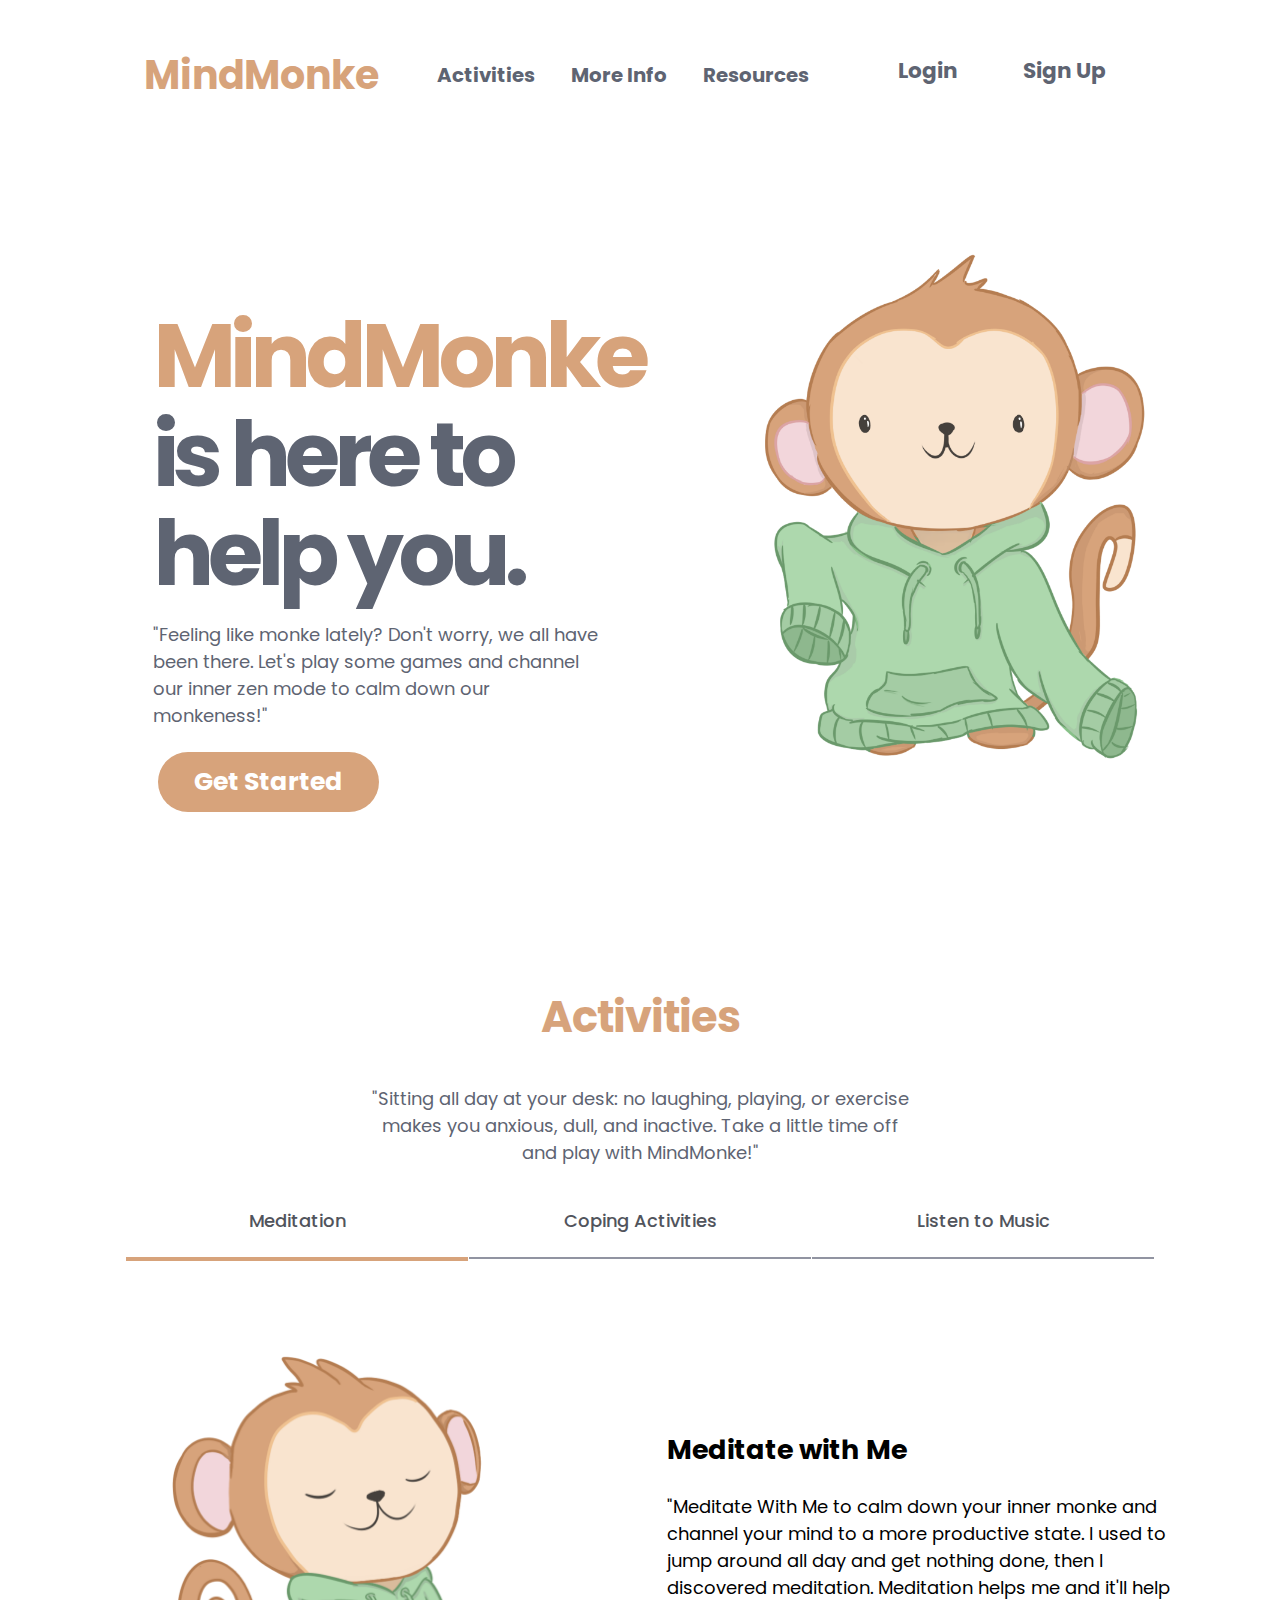
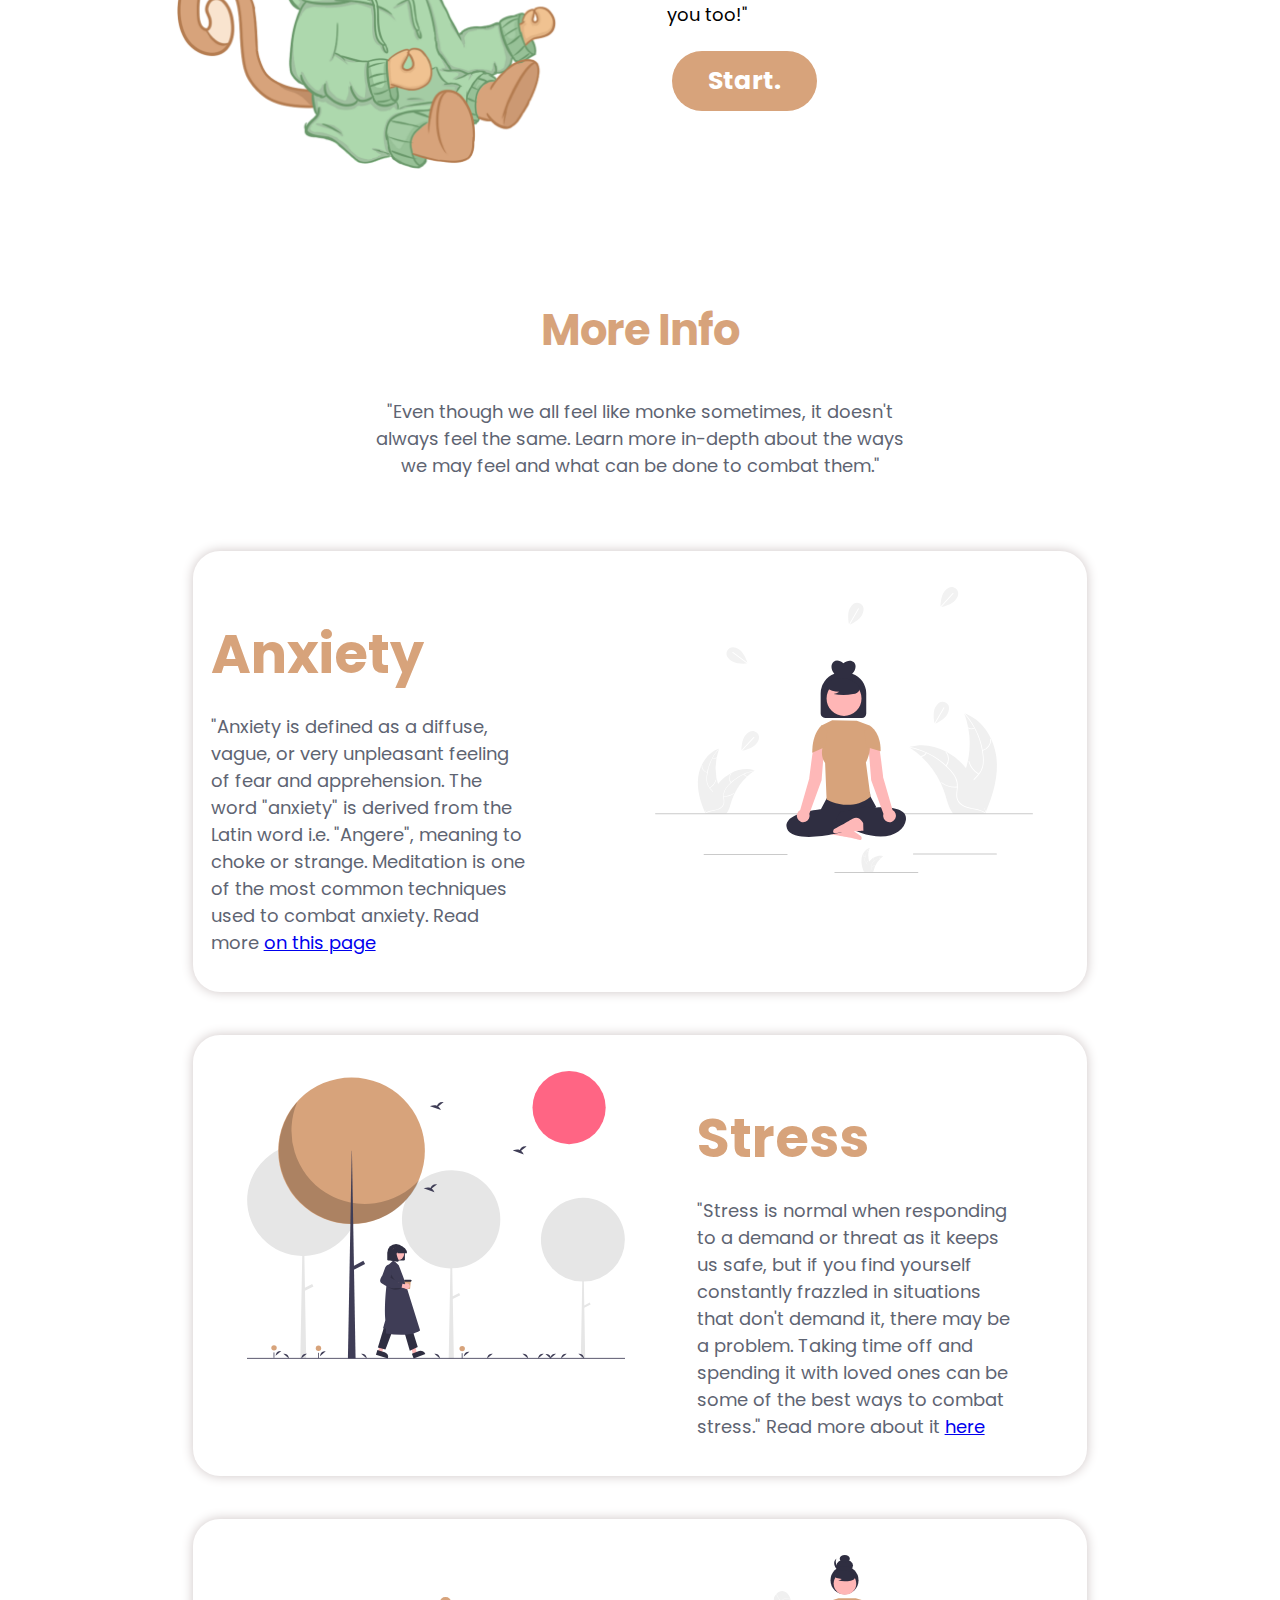
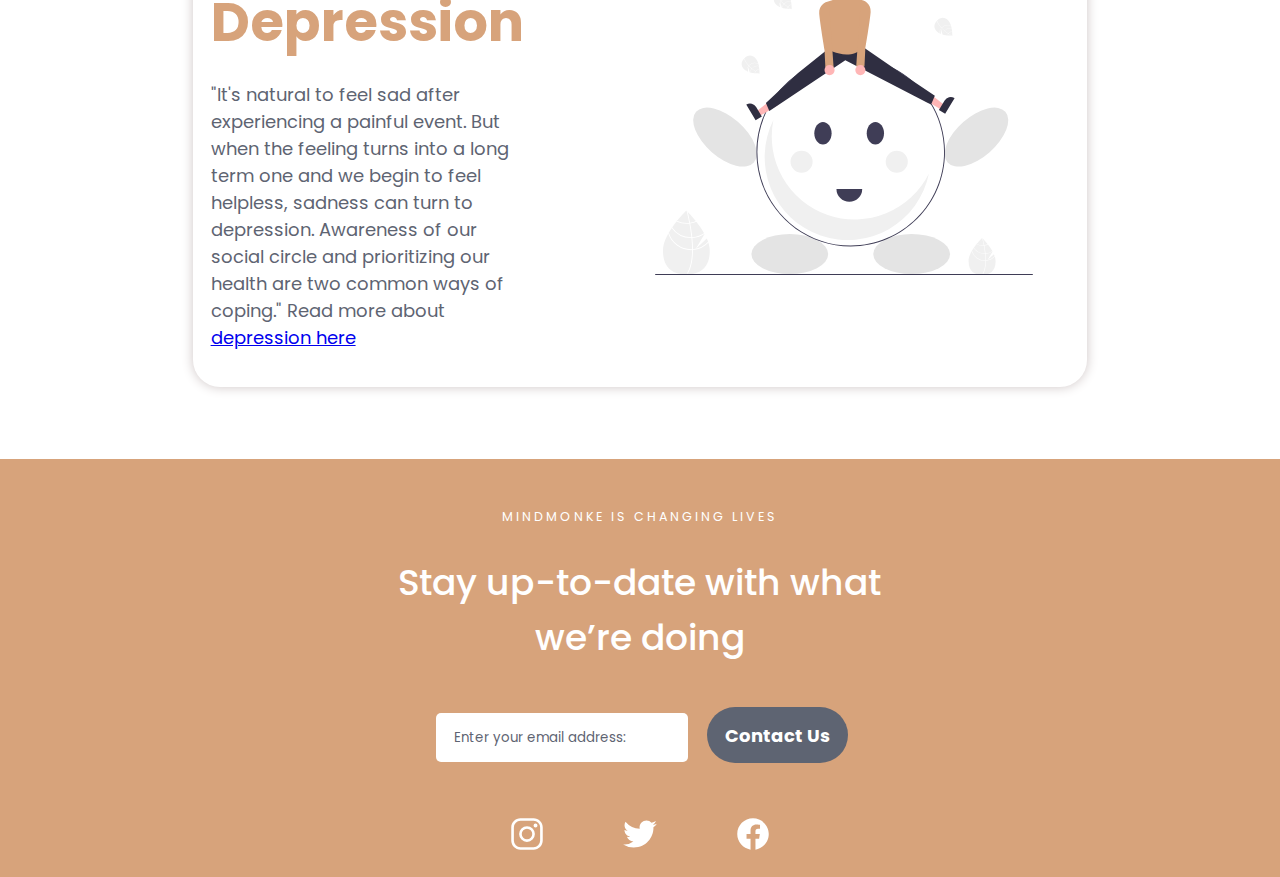
<file: index.html>
<!DOCTYPE html>
<html lang="en">

<head>
  <meta charset="UTF-8">
  <meta http-equiv="X-UA-Compatible" content="IE=edge">
  <meta name="viewport" content="width=device-width, initial-scale=1.0">
  <meta name="description" content="Feeling like monke lately? Don't worry, we all have been there. Let's play some games and channel our inner
    zen mode to calm down our monkeness!" />
  <title>MindMonke | Feeling like monke lately? Don't worry, we all have been there.</title>
  <link rel="icon" type="image/png" sizes="32x32" href="/img/icon.png">

  <!-- Link the fonts -->
  <link rel="preconnect" href="https://fonts.googleapis.com">
  <link rel="preconnect" href="https://fonts.gstatic.com" crossorigin>
  <link
    href="https://fonts.googleapis.com/css2?family=Poppins:ital,wght@0,100;0,200;0,300;0,400;0,500;0,600;0,700;0,800;0,900;1,100;1,200;1,300;1,400;1,500;1,600;1,700;1,800;1,900&display=swap"
    rel="stylesheet">

  <!-- Link the CSS -->
  <link rel="stylesheet" href="./css/style.css">

</head>

<body>
  <nav class="navbar">
    <div class="logo">
      <h2>MindMonke</h2>
    </div>
    <div class="hamburgerIcon" onclick="handler(this)">
      <p class="bar1"></p>
      <p class="bar2"></p>
      <p class="bar3"></p>
    </div>
    <ul class="navlist">
      <li class="listItem"><a href="#activitiesSection">Activities</a></li>
      <li class="listItem"><a href="#moreInfoSection">More Info</a></li>
      <li class="listItem"><a href="#contact">Resources</a></li>
    </ul>
    <div class="buttons">
      <button id="login" class="navbarButtons">Login</button>
      <button id="signUp" class="navbarButtons">Sign Up</button>
    </div>
  </nav>

  <header class="header">
    <article class="content">
      <h1><span class="colored">MindMonke</span> is here to help you.</h1>
      <p>"Feeling like monke lately? Don't worry, we all have been there. Let's play some games and channel our inner
        zen mode to calm down our monkeness!"
      </p>
      <button class="getStarted">Get Started</button>
    </article>
    <div class="illustration">
      <img src="./img/mascot2.png" alt="MindMonke Mascot">
    </div>
  </header>
  <main>
    <section class="sectionIntro" id="activitiesSection">
      <div class="sectionIntroContainer">
        <h2>Activities</h2>
        <p>"Sitting all day at your desk: no laughing, playing, or exercise makes you anxious, dull, and inactive. Take
          a little time off and play with MindMonke!"
        </p>
      </div>
    </section>

    <div id="cards">
      <div class="toggleCards">
        <span class="cardsTag defaultSwitch" id="meditating" onclick="displayCards(this.id)">Meditation</span>
        <span class="cardsTag" id="playing" onclick="displayCards(this.id)">Coping Activities</span>
        <span class="cardsTag" id="music" onclick="displayCards(this.id)">Listen to Music</span>
      </div>
    </div>
    <section id="cardsContent">
      <div id="meditatingCard" class="card default">
        <div class="illustrationsTab">
          <img src="./img/mascotMeditate.png" alt="MindMonke Meditating">
        </div>
        <div class="intro">
          <h2>Meditate with Me</h2>
          <p>"Meditate With Me to calm down your inner monke and channel your mind to a more
            productive state. I used to jump around all day and get nothing done, then I discovered meditation.
            Meditation helps me and it'll help you too!"
          </p>
          <div class="buttonsContainer">
            <button id="meditateWithMonke" class="getStarted"><a
                href="\activities\activity1\index.html">Start.</a></button>
          </div>
        </div>
      </div>
      <div id="playingCard" class="card">
        <div class="illustrationsTab">
          <img src="/img/mascotSleep.png" alt="MindMonke Sleeping">
        </div>
        <div class="intro">
          <h2>Monke Sleeps a lot</h2>
          <p> I am a monke and I don't know about you but I am not an owl. So I eat a lot and sleep a lot.
            And that helps me cope with all the climbing and running all day long.
          </p>
          <div class="buttonsContainer">
            <button id="playWithMonke" class="getStarted"><a
                href="\activities\activity2\index.html">Perform.</a></button>
          </div>
        </div>
      </div>
      <div id="musicCard" class="card">
        <div class="illustrationsTab">
          <img src="/img/mascotMusic.png" alt="MindMonke Enjoying Music">
        </div>
        <div class="intro">
          <h2>Listen to Music with me.</h2>
          <p>Music is good. And I also like to dance to good music, or maybe sometimes
            I like to just sit and listen to it while watching a bird on a tree, or thinking about
            banana trees.
          </p>
          <div class="buttonsContainer">
            <button id="musicWithMonke" class="getStarted"><a
                href="\activities\activity3\index.html">Listen.</a></button>
          </div>
        </div>
    </section>
    <section class="sectionIntro" id="moreInfoSection">
      <div class="sectionIntroContainer">
        <h2>More Info</h2>
        <p> "Even though we all feel like monke sometimes, it doesn't always feel the same. Learn more in-depth about
          the ways we may feel and what can be done to combat them."
        </p>
      </div>
    </section>
    <section class="content" id="middle">
      <div class="contentContainers">
        <div class="illustrations">
          <img src="img/meditation.svg" alt="A woman Meditating">
        </div>
        <div class="writing">
          <h2>Anxiety</h2>
          <p>
            "Anxiety is defined as a diffuse, vague, or very unpleasant feeling of fear and apprehension. The word
            "anxiety" is derived from the Latin word i.e. "Angere", meaning to choke or strange. Meditation is one of
            the most common techniques used to combat anxiety. Read more
            <a href="https://raahee.in/blog/anxiety-disorder-types-symptoms-and-treatment-ypjk7z" target="_blank">
              on this page</a>
          </p>
        </div>
      </div>
      <div class="contentContainers" id="rightAlign">
        <div class="illustrations">
          <img src="img/walkingOutside.svg" alt="A person walking in the park">
        </div>
        <div class="writing r">
          <h2>Stress</h2>
          <p>"Stress is normal when responding to a demand or threat as it keeps us safe, but if you find yourself
            constantly frazzled in situations that don't demand it, there may be a problem. Taking time off and spending
            it with loved ones can be some of the best ways to combat stress." Read more about it <a
              href="https://www.verywellmind.com/stress-and-health-3145086" target="_blank">here</a>
          </p>
        </div>
      </div>
      <div class="contentContainers">
        <div class="illustrations">
          <img src="img/joyRideLaughing.svg" alt=" A person Joyriding on a Toy">
        </div>
        <div class="writing">
          <h2>Depression</h2>
          <p>"It's natural to feel sad after experiencing a painful event. But when the feeling turns into a long term
            one and we begin to feel helpless, sadness can turn to depression. Awareness of our social circle and
            prioritizing our health are two common ways of coping." Read more about <a
              href="https://www.healthline.com/health/depression" target="_blank">depression here</a></p>
        </div>
      </div>
    </section>
    <section id="contact">
      <div class="contactContainer">
        <p>MindMonke is changing lives
        <p>
        <h2>Stay up-to-date with what we’re doing</h2>
      </div>
      <div class="contactForm">
        <input type="email" name="email" id="emailId" placeholder="Enter your email address: ">
        <img src="/img/icon-error.svg" alt="Error!" id="errorImg">
        <button class="blackBtn" id="contactUs">Contact Us</button>
        <p id="errorMessage"><em>Whoops make sure its an email</em></p>
      </div>
    </section>
  </main>
  <footer>
    <div class="socialIcons">
      <svg xmlns='http://www.w3.org/2000/svg' class='ionicon' viewBox='0 0 512 512'>
        <title>Logo Instagram</title>
        <path
          d='M349.33 69.33a93.62 93.62 0 0193.34 93.34v186.66a93.62 93.62 0 01-93.34 93.34H162.67a93.62 93.62 0 01-93.34-93.34V162.67a93.62 93.62 0 0193.34-93.34h186.66m0-37.33H162.67C90.8 32 32 90.8 32 162.67v186.66C32 421.2 90.8 480 162.67 480h186.66C421.2 480 480 421.2 480 349.33V162.67C480 90.8 421.2 32 349.33 32z' />
        <path
          d='M377.33 162.67a28 28 0 1128-28 27.94 27.94 0 01-28 28zM256 181.33A74.67 74.67 0 11181.33 256 74.75 74.75 0 01256 181.33m0-37.33a112 112 0 10112 112 112 112 0 00-112-112z' />
      </svg>
      <svg xmlns='http://www.w3.org/2000/svg' class='ionicon' viewBox='0 0 512 512'>
        <title>Logo Twitter</title>
        <path
          d='M496 109.5a201.8 201.8 0 01-56.55 15.3 97.51 97.51 0 0043.33-53.6 197.74 197.74 0 01-62.56 23.5A99.14 99.14 0 00348.31 64c-54.42 0-98.46 43.4-98.46 96.9a93.21 93.21 0 002.54 22.1 280.7 280.7 0 01-203-101.3A95.69 95.69 0 0036 130.4c0 33.6 17.53 63.3 44 80.7A97.5 97.5 0 0135.22 199v1.2c0 47 34 86.1 79 95a100.76 100.76 0 01-25.94 3.4 94.38 94.38 0 01-18.51-1.8c12.51 38.5 48.92 66.5 92.05 67.3A199.59 199.59 0 0139.5 405.6a203 203 0 01-23.5-1.4A278.68 278.68 0 00166.74 448c181.36 0 280.44-147.7 280.44-275.8 0-4.2-.11-8.4-.31-12.5A198.48 198.48 0 00496 109.5z' />
      </svg>
      <svg xmlns='http://www.w3.org/2000/svg' class='ionicon' viewBox='0 0 512 512'>
        <title>Logo Facebook</title>
        <path
          d='M480 257.35c0-123.7-100.3-224-224-224s-224 100.3-224 224c0 111.8 81.9 204.47 189 221.29V322.12h-56.89v-64.77H221V208c0-56.13 33.45-87.16 84.61-87.16 24.51 0 50.15 4.38 50.15 4.38v55.13H327.5c-27.81 0-36.51 17.26-36.51 35v42h62.12l-9.92 64.77H291v156.54c107.1-16.81 189-109.48 189-221.31z'
          fill-rule='evenodd' />
      </svg>
      
    </div>
  </footer>
</body>
<script src="/js/app.js"></script>

</html>
</file>
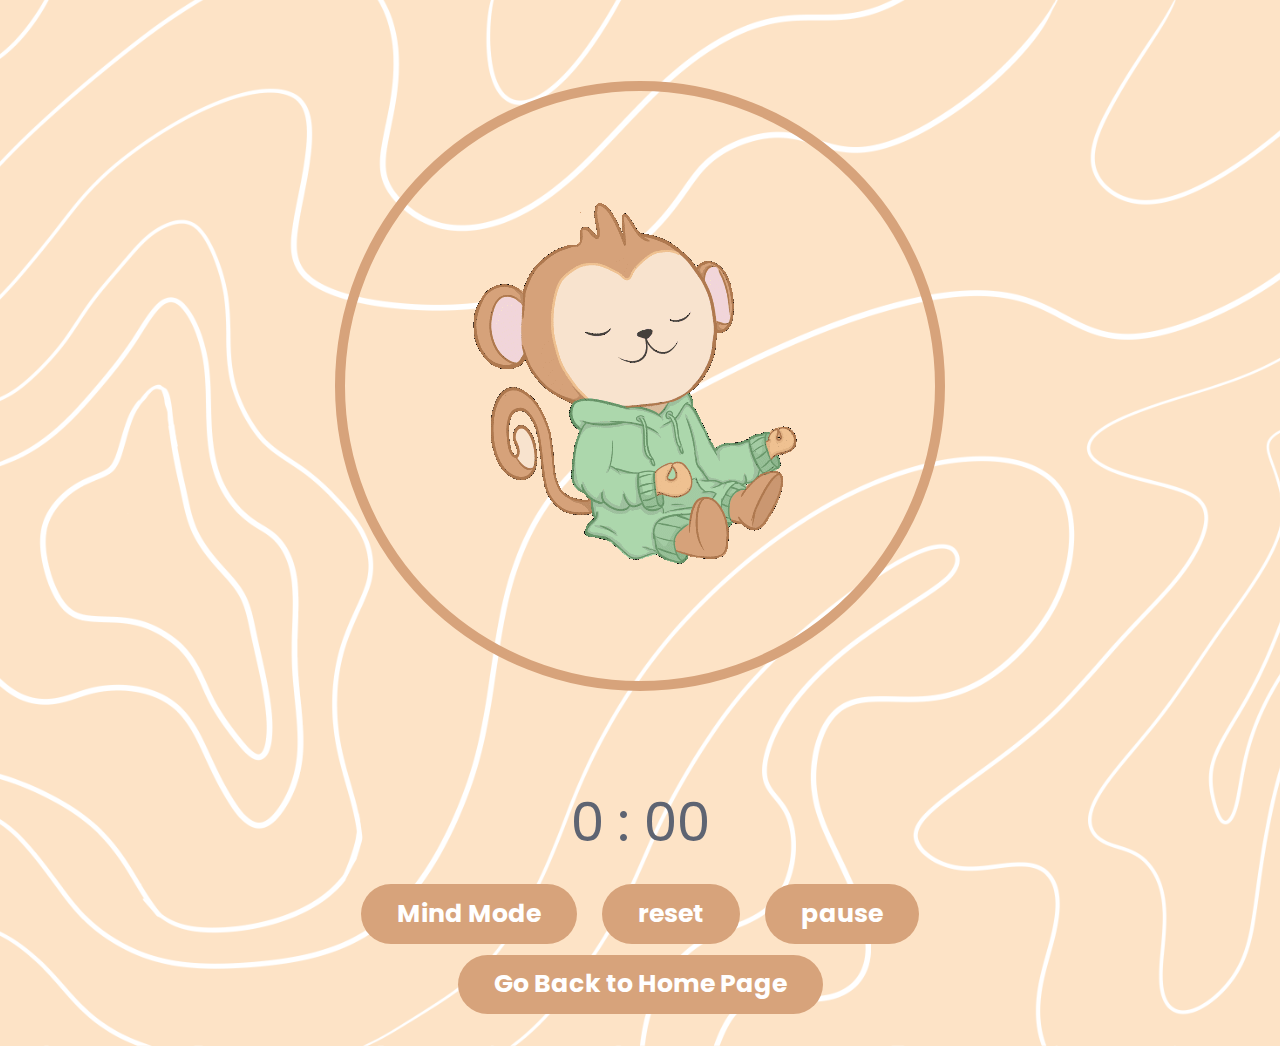
<file: activities/activity1/index.html>
<!DOCTYPE html>
<html lang="en">

<head>
  <meta charset="UTF-8">
  <meta http-equiv="X-UA-Compatible" content="IE=edge">
  <meta name="viewport" content="width=device-width, initial-scale=1.0">
  <title>Meditate with Me</title>
  <!-- Linking the CSS Files -->
  <link rel="stylesheet" href="style.css">

  <!-- Linking the fonts -->
  <link rel="preconnect" href="https://fonts.googleapis.com">
  <link rel="preconnect" href="https://fonts.gstatic.com" crossorigin>
  <link
    href="https://fonts.googleapis.com/css2?family=Poppins:ital,wght@0,100;0,200;0,300;0,400;0,500;0,600;0,700;0,800;0,900;1,100;1,200;1,300;1,400;1,500;1,600;1,700;1,800;1,900&display=swap"
    rel="stylesheet">

</head>

<body>
  <div class="wrapper">
    <figure class="clock">
      <audio src="http://soundbible.com/mp3/service-bell_daniel_simion.mp3"></audio>
      <img src="medidateAnimated.gif" alt="">
      <svg class="progress-ring" height="800" width="800">
        <circle class="progress-ring__circle" stroke-width="10" fill="transparent" r="300" cx="400" cy="400" />
      </svg>
    </figure>
    <div class="container">
      <div class="time">
        <span class="mins">0</span>
        <span>:</span>
        <span class="secs">00</span>
      </div>
      <div class="btn-group">
        <button class="start button">Mind Mode</button>
        <button class="reset button">reset</button>
        <button class="pause button">pause</button>
      </div>
      <button class="button" id="goBack">Go Back to Home Page</button>
    </div>
  </div>
</body>
<script>
  document.getElementById('goBack').addEventListener('click',()=>{
     window.history.back();
  })
</script>
<script src="setting.js"></script>
<script src="progress.js"></script>
<script src="timer.js"></script>

</html>
</file>
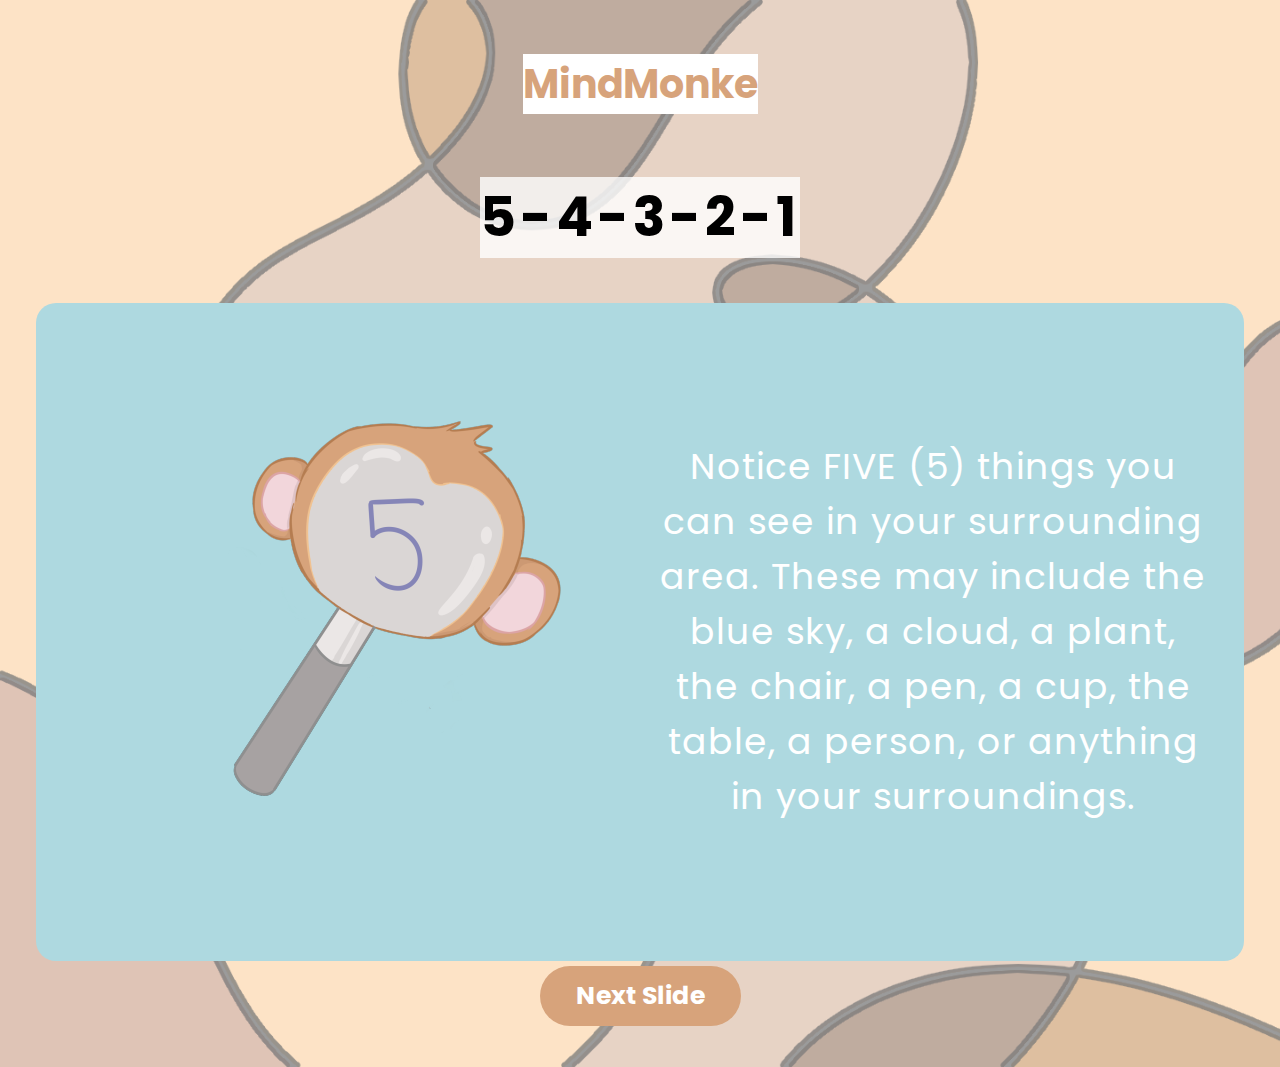
<file: activities/activity2/index.html>
<!DOCTYPE html>
<html lang="en">

<head>
    <meta charset="UTF-8">
    <meta http-equiv="X-UA-Compatible" content="IE=edge">
    <meta name="viewport" content="width=device-width, initial-scale=1.0">
    <title>5-4-3-2-1 Technique</title>
    <!-- StyleSheet -->
    <link rel="stylesheet" href="style.css">
    <!-- Favicon -->
    <link rel="icon" type="image/png" sizes="32x32" href="/img/icon.png">
    <!-- Link the fonts -->
    <link rel="preconnect" href="https://fonts.googleapis.com">
    <link rel="preconnect" href="https://fonts.gstatic.com" crossorigin>
    <link
        href="https://fonts.googleapis.com/css2?family=Poppins:ital,wght@0,100;0,200;0,300;0,400;0,500;0,600;0,700;0,800;0,900;1,100;1,200;1,300;1,400;1,500;1,600;1,700;1,800;1,900&display=swap"
        rel="stylesheet">
</head>

<body>
    <section class="slideContainer">
        <div class="logo">
            <h1>MindMonke</h1>
          </div>
        <h2 class="sectionHeading">5-4-3-2-1</h2>
        <div class="information">

        </div>
        <button class="button" id="nextSlide">
            Next Slide
        </button>
        <button class="button" id="goBack">
           <a href="/index.html">Go Back to Home.</a>
        </button>
    </section>
</body>
<script src="app.js"></script>

</html>
</file>
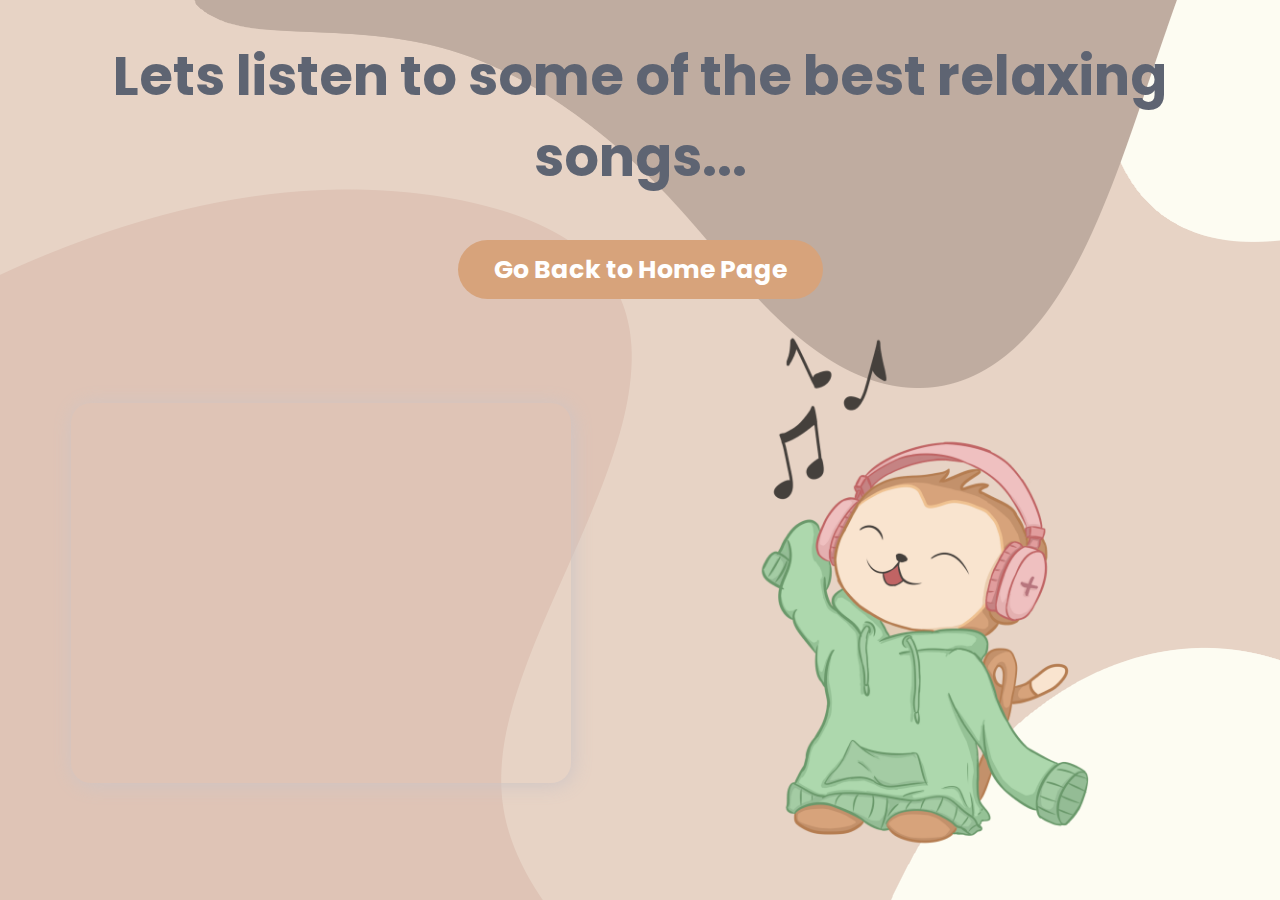
<file: activities/activity3/index.html>
<!DOCTYPE html>
<html lang="en">

<head>
    <meta charset="UTF-8">
    <meta http-equiv="X-UA-Compatible" content="IE=edge">
    <meta name="viewport" content="width=device-width, initial-scale=1.0">
    <title>Music with Monke</title>

    <link rel="icon" type="image/png" sizes="32x32" href="/img/icon.png">

  <!-- Link the fonts -->
  <link rel="preconnect" href="https://fonts.googleapis.com">
  <link rel="preconnect" href="https://fonts.gstatic.com" crossorigin>
  <link
    href="https://fonts.googleapis.com/css2?family=Poppins:ital,wght@0,100;0,200;0,300;0,400;0,500;0,600;0,700;0,800;0,900;1,100;1,200;1,300;1,400;1,500;1,600;1,700;1,800;1,900&display=swap"
    rel="stylesheet">

  <!-- Link the CSS -->
  <link rel="stylesheet" href="index.css">

</head>

<body>
    <header>
        <div class="logo">
            <h1>Lets listen to some of the best relaxing songs...</h1>
            <button class="button" id="goBack">Go Back to Home Page</button>
        </div>
    </header>
    <main>
        <div class="spotifyPlaylistContainer">
            <iframe src="https://open.spotify.com/embed/playlist/31lxxIDyC3qYrtH6TpGFwx?utm_source=generator"
                width="500" height="380" frameBorder="0" allowfullscreen=""
                allow="autoplay; clipboard-write; encrypted-media; fullscreen; picture-in-picture"></iframe>
        </div>
        <div class="illustration">
            <img src="mascotMusic.png" alt="">
        </div>
    </main>
</body>
<script>
     document.getElementById('goBack').addEventListener('click',()=>{
     window.history.back();
  })
</script>
</html>
</file>
<file: css/style.css>
:root{
    font-size: 18px;
    font-family: 'Poppins', sans-serif;

    /* Colors */
    --eggshell : #FAF3DD;
    --aeroBlue : #B8F2E6;
    --powderBlue: #AED9E0;
    --blackCoral: #5e6472; 
    --brown: #D7A37B;
}

html{
  scroll-behavior: smooth;
}

body{
    padding: 0rem;
    max-width: 1440px;
    margin: auto;
    /* background-color: #c1e9ef; */
    
}

.navbar{
    display: flex;
    justify-content: space-between;
    margin: 2.5rem 8rem;
    flex-wrap: wrap;
  }
  
  .logo h2{
      font-size: 2.2rem;
      margin: 0;
      color: var(--brown);
      cursor: pointer;
      transition: 0.2s;
  }

  .logo h2:hover{
      transform: scale(1.1);
  }

  /*//////////////////// Hamburger Icon //////////////////////////////////////*/
  .hamburgerIcon{
    display: none;
  }
  
  .bar1,.bar2,.bar3{
    height: 4px;
    width: 1.5rem;
    background-color: black;
    margin: 5px 0px;
    transition: 0.2s;
  }
  
  .change .bar1 {
    -webkit-transform: rotate(-45deg) translate(-9px, 6px);
    transform: rotate(-45deg) translate(-5px, 6px);
  }
  
  .change .bar2 {opacity: 0;}
  
  .change .bar3 {
    -webkit-transform: rotate(45deg) translate(-8px, -8px);
    transform: rotate(45deg) translate(-7px, -8px);
  }
  
  
  /* /////////////////////////////////////////// Navlist //////////////////////////////////////////////*/
  
  .navlist{
    margin: 0 auto 0 0; 
    display: flex;
    margin-top: 0;
  }
  
  .listItem{
    list-style: none;
    padding: 0 1rem;
    font-size: 1.1rem;
    font-weight: 700;
    color: var(--blackCoral);
    transition: 0.2s;
    display: flex;
    align-items: center;
  }
  
  .listItem a{
    text-decoration: none;
    color: var(--blackCoral);
  }

  .listItem a:hover{
    color: black;
    cursor: pointer;
  }
  
  /* /////////////////////////////////////////// Navlist Buttons //////////////////////////////////////////////*/
  
  .navbarButtons{
     border: none;
     background-color: transparent;
     color: var(--blackCoral);
     font-family: inherit;
     font-size: 1.2rem;
     font-weight: 700;
     padding: 0.2rem 1.4rem;
     margin: 0.3rem;
     transition: 0.2s;
     border-radius: 30px;
  }
  
  .navbarButtons:hover{
     cursor: pointer;
     background-color: var(--brown);
     color: white;
     transform: scale(1.05);
  }
  
  /* Media Query for handling hamburger icon and navlist */
  @media only screen and (max-width:1045px){
    .navbar{
      justify-content: space-between;
      margin: 2rem;
    }
  
    .navlist{
      display: none;
    }
  
    .buttons{
      display: none;
    }
  
    .hamburgerIcon{
      display: block;
      cursor: pointer;
    }
  
    .show .buttons{
      display: flex;
      flex-direction: column;
      justify-content: center;
      width: 100%;
      border-top: 1px solid var(--eggshell);
      background-color: var(--blackCoral);
      border-bottom-right-radius: 10px;
      border-bottom-left-radius: 10px;
    }
    
    .show .buttons a {
      color: white;
    }
  
    .show .buttons .navbarButtons{
      font-size: 1.2rem;
      margin: 1rem 4rem;
      color: white;
    }
  
    .show .navlist{
      display: block;
      position: relative;
      background-color:var(--blackCoral);
      text-align: center;
      width: 100%;
      border-top-left-radius: 10px;
      border-top-right-radius: 10px;
      z-index: 1;
      padding-left: 0;
    }
  
    .show .navlist .listItem{
      font-size: 1.2rem;
      margin: 2rem;
      justify-content: center;
    }

    .show .navlist .listItem a{
      color: white;
    }

    .show .navlist .listItem a:hover{
      color: var(--brown);
    }
  
  }

  /* /////////////////////////////////////////// Banner //////////////////////////////////////////////////////*/
  
  .header{
    display: flex;
    margin: 2rem 4rem;
    padding: 1rem 0rem;
    align-items: center;
  }
  
  .colored{
      color: var(--brown);
}

  .content h1{
    font-size: 5rem;
    line-height: 99px;
    margin-bottom: 0px;
    font-weight: 700;
    color: var(--blackCoral);
    letter-spacing: -6px;
  }
  
  .content {
    padding: 0rem 4.5rem;
  }
  
  .content p{
    color: var(--blackCoral);
    padding: 0rem 3rem 0rem 0rem;
    font-size: 1rem;
  }
  
  .illustration img{
    width: 40rem;
    margin-left: -9rem;
    margin-right: -92px;
  }
  
  .getStarted{
     cursor: pointer;  
     margin: 0.3rem;
     background-color: var(--brown);
     border-radius: 30px;
     font-size: 1.4rem;
     font-weight: 700;
     padding: 0.6rem 2rem;
     font-family: inherit;
     border: none;
     color: white;
     transition:0.2s;
  }
  .getStarted a{
    text-decoration: none;
    color: white;
  }
  .getStarted:hover{
    background-color:var(--powderBlue);
    transform: scale(1.05);
  }
  
  /* Media Query for handling header illustration and content */
  
  @media only screen and (max-width:1250px){
     .header{
       flex-wrap: wrap-reverse;
       justify-content: center;
       margin: 2rem 2rem;
     }
     .illustration{
       margin-right: 0;
     }
     .content{
       text-align: center;
     }
  }
  
  @media only screen and (max-width:875px){
    .illustration img{
      width: 20rem;
    }
    .content{
      padding: 0rem;
    }
    .content h2{
      font-size: 2.7rem;
      line-height: 60px;
    }
    .content p{
      padding: 0;
    }
  }

/*/////////////////////////////////////////////////////////////////////////////////////////////////////////////
////////////////////////////////////////// Feautures Section //////////////////////////////////////////////////
//////////////////////////////////////////////////////////////////////////////////////////////////////////////*/
.sectionIntro{
    display: flex;
    justify-content: center;
  }
  
  .sectionIntroContainer{
      width: 30rem;
  }
  
  .sectionIntroContainer h2{
      text-align: center;
      letter-spacing: 1px;
      font-size: 2.4rem;
      font-weight: 700;
      color: var(--brown);
      letter-spacing: -1px;
  }
  
  .sectionIntroContainer p{
       text-align: center;
       color: var(--blackCoral);
  }
  
  #cards{
      display: flex;
      justify-content: center;
      margin: 0;
  }
  
  .cardsTag{
      margin: 0px -2px;
      border-bottom: 2px solid hsl(229, 8%, 60%);
      color: hsl(228, 6%, 34%);
      padding: 1.3rem 3.5rem;
      cursor: pointer;
      font-weight: 420;
      display: inline-block;
      width: 12rem;
      text-align: center;
  }
  
  .cardsTag:hover{
     color: var(--primarySoftRed);
  }
  
  .redBorder{
      border-bottom: 4px solid var(--brown);
  }
  
  #cardsContent{
      display: flex;
      justify-content: center;
  }
  
  .illustrationsTab img{
      width: 33rem;
  }
  .intro{
      width: 30rem;
  }
  .card{
      display: none;  
      align-items: center;
  }
  
  .default{
    display: flex;
  }
  
  .defaultSwitch{
      border-bottom: 4px solid var(--brown);
  } 

  /* Media Queries for Activities Section */
  @media only screen and (max-width:1056px){
    .card{
        flex-wrap: wrap;
        align-items: center;
        justify-content: center;
        text-align: center;
    }
    #cards{
      text-align: center;
    }
    .intro{
      width: auto;
      margin: 2rem;
    }
}
  
@media  only screen and (max-width:880px){
  .sectionIntroContainer{
      width: 18rem;
  }
  .sectionIntroContainer p{
      margin: 1rem;
  }
}

/* From Tablets and Kindles */

@media only screen and (max-width:863px){
  .illustration img{
      width: 30rem;
      margin: 0;
  }
}

/* For Large Screen Mobile Devices */

@media only screen and (max-width:663px){
  .illustration img{
      width: 22rem;
  }
  .illustrationsTab img{
      width: 22rem;
  }
  .illustrationsTab{
      width: 23rem;
  }
}

/* For small screen mobile Devices */

@media only screen and (max-width:508px){
  .illustration{
      width: 25rem;
      background-position-y: 0rem;
      background-position-x: 0rem;
  }
  .illustration img{
      width: 20rem;
      margin: 0rem 0rem 0rem 0rem;
  }
  .illustrationsTab img{
      width: 20rem;
      margin-left: 3rem;
  }
  .illustrationsTab{
      width: 23rem;
  }
}

/* For Mobile Devices */

@media only screen and (max-width:434px){
  .illustration{
      width: 20rem;
      background-position-y:3rem;
      background-position-x: 1rem;
  }
  .illustrationsTab img{
      width: 16rem;
  }
  .illustrationsTab{
      width: 18rem;
      background-position-y: 1rem;
  }
}

/* ///////////////////////////////////// More Info Section ////////////////////////////////////////////////*/

#middle{
  margin-top: 3rem;
  margin-bottom: 3rem;
}

.contentContainers{
   display: grid;
   grid-template-areas: 
   'writing writing image';
   margin: 2.4rem 6.2rem;
   border-radius: 1.5rem;
   box-shadow:0 0 12px rgb(206, 197, 197);
}

.contentContainers h2{
   font-family: 'Poppins', sans-serif;
   margin-bottom: 0;
   color: var(--brown);
   font-size: 3rem;
}

.contentContainers p{
   color: var(--blackCoral);
}

#rightAlign{
   grid-template-areas: 
   'image writing writing';
}

.illustrations{
   grid-area: image;
   padding: 2rem 3rem;
   margin: 0 0 0 0;
}

.illustrations img{
   width: 21rem;
}

.writing{
   grid-area: writing;
   box-sizing: border-box;
   margin: 1rem;
}


/*////////////////////////////////////////////////////////////////////////////////////////////
///////////////////////////////////////For Tablet Screens ////////////////////////////////////
/////////////////////////////////////////////////////////////////////////////////////////////*/
  
@media only screen and (max-width:1275px){
  .contentContainers,#rightAlign{
      grid-template-areas:
      'image image image'
      'writing writing writing';
      text-align: center;
  }
  .contentContainers p{
    margin: 1rem;
  }
}
/*////////////////////////////////////////////////////////////////////////////////////////////
  ///////////////////////////////////////For midrange Screens ////////////////////////////////////
  /////////////////////////////////////////////////////////////////////////////////////////////*/

  @media only screen and (max-width:900px){
  .introContainer img{
      padding: 0;
      width: 19rem;
  }
  .contentContainers{
      margin-right:  1rem;
      margin-left: 1rem;
  }
}


  /*////////////////////////////////////////////////////////////////////////////////////////////
  ///////////////////////////////////////For small Screens ////////////////////////////////////
  /////////////////////////////////////////////////////////////////////////////////////////////*/

  @media only screen and (max-width:600px) {
      .introContent{
          padding: 3rem 0.6rem;
      }
      .introContainer{
          display: flex;
          align-items: center;
          justify-content: center;
          flex-direction: column;
      }
  
      .contentContainers{
          margin-right:  1rem;
          margin-left: 1rem;
      }
      .writing{
          padding: -0.2px;
          margin: 0;
      }
      .illustrations img{
          width: 12rem;
      }
  }

  /* ////////////////////////////////////////////////////////////////////////////////////
////////////////////////////////// Contact Section ///////////////////////////////////
/////////////////////////////////////////////////////////////////////////////////////*/

#contact{
  display: flex;
  flex-direction: column;
  justify-content: center;
  align-items: center;
  position: relative;
  color: white;
  padding: 3rem 0 1rem;
}

#contact::before{
  content: "";
  background-color: var(--brown);
  width: 100%;
  height: 100%;
  position: absolute;
  z-index: -1;
}

.contactContainer{
  width: 38%;
}

.contactContainer p{
  text-transform: uppercase;
  color: white;
  letter-spacing: 3px;
  font-size: 0.7rem;
  text-align: center;
}

.contactContainer h2{
  text-align: center;
  font-size: 2rem;
  font-weight: 500;
}

#emailId{
  padding: 0.8rem 1rem;
  width: 12rem;
  border: none;
  font-family: inherit;
  border-radius: 5px;
  margin: 1rem 0.5rem;
}

#emailId::placeholder{
  color: var(--blackCoral)
}

.contactForm img{
  position: relative;
  margin: 0px 20px -4px -42px;
  display: none;
}

#contactUs{
  padding: 0.8rem 1rem;
}

.contactForm p{
  font-size: 0.7rem;
  margin: -13px 0px 0px 20px;
  display: none;
  position: relative;
  z-index: 1;
}

.blackBtn{
     cursor: pointer;  
     margin: 0.3rem;
     background-color: var(--blackCoral);
     border-radius: 30px;
     font-size: 1rem;
     font-weight: 700;
     padding: 0.6rem 2rem;
     font-family: inherit;
     border: none;
     color: white;
     transition:0.2s;
}

.blackBtn:hover{
   background-color: var(--powderBlue);
}

footer{
  display: flex;
  align-items: center;
  justify-content: center;
  background-color: var(--brown);
}

.attributions span{
  margin: 1rem 0;
  color: white;
}

.attributions span a{
  text-decoration: none;
  color: black;
  cursor: pointer;
}

.socialIcons{
  text-align: center;
}

.socialIcons svg{
  width: 2rem;
  margin: 1rem 2rem;
  fill: white;
  cursor: pointer;
}

.socialIcons svg:hover{
  fill: var(--blackCoral);
}
</file>
<file: activities/activity1/style.css>
:root{
    font-size: 18px;
    font-family: 'Poppins', sans-serif;

    /* Colors */
    --eggshell : #FAF3DD;
    --aeroBlue : #B8F2E6;
    --powderBlue: #AED9E0;
    --blackCoral: #5e6472; 
    --brown: #D7A37B;
}

body{
  padding: 0;
  box-sizing: border-box;
  overflow-x: hidden;
  background-image: url(/img/bg-faded.png);
  background-position: center;
  background-size: cover;
}

.clock {
    padding:6rem 0;
    display: flex;
    position: relative;
    flex-direction: column;
    justify-content: center;
    align-items: center;
    font-weight: bold;
    height: 60vh;
    font-size: 4rem;
    color: var(--brown);
    margin: 0;
  }
  
  .clock img{
    border-radius: 50%;
  }

  .progress-ring {
    position: absolute;
    top: 50%;
    left: 50%;
    transform: translate(-50%, -50%);
  }
  
  .progress-ring__circle {
    transition: 0.5s;
    transform: rotate(-90deg);
    transform-origin: 50% 50%;
    stroke: var(--brown);
  }

  .container{
      display: flex;
      align-items: center;
      justify-content: center;
      flex-direction: column;
      font-size: 3rem;
      color: var(--blackCoral);
      padding: 1rem;
  }
  
  .button{
    cursor: pointer;  
    margin: 0.3rem;
     background-color: var(--brown);
     border-radius: 30px;
     font-size: 1.4rem;
     font-weight: 700;
     padding: 0.6rem 2rem;
     font-family: inherit;
     border: none;
     color: white;
     transition:0.2s;
  }
  .button:hover{
    transform: scale(1.1);
  }
  @keyframes pulse {
    0%,
    100% {
      transform: rotate(-90deg) scale(1.1);
    }
    50% {
      transform: rotate(-90deg) scale(1.05);
    }
    75% {
      transform: rotate(-90deg) scale(0.8);
    }
  }
</file>
<file: activities/activity2/style.css>
:root{
    font-size: 18px;
    font-family: 'Poppins', sans-serif;

    /* Colors */
    --eggshell : #FAF3DD;
    --aeroBlue : #B8F2E6;
    --powderBlue: #AED9E0;
    --blackCoral: #5e6472; 
    --brown: #D7A37B;
}

body{
    margin: 0;
    padding: 0;
    display: flex;
    align-items: center;
    justify-content: center;
    position: relative;
    background-image: url(bgFinal.png);
    background-size: cover;
    background-repeat: no-repeat;
    flex-direction: column;
}

.logo h1{
    font-size: 2.2rem;
    margin: 0;
    color: var(--brown);
    cursor: pointer;
    transition: 0.2s;
    margin: 1rem;
    background-color: white;
}

.slideContainer{
    display: flex;
    justify-content: center;
    align-items: center;
    text-align: center;
    margin: 2rem;
    flex-direction: column;
}

.sectionHeading{
    font-size: 3rem;
    background-color: rgba(255, 255, 255, 0.795);
    letter-spacing: 4px;
}

.information{
    font-size: 2rem;
    letter-spacing: 1px;
    color: white;
    background-color: var(--powderBlue);
    border-radius: 20px;
    padding: 2rem;
    max-height: 60%;
    display: flex;
    align-items: center;
}

.button{
    cursor: pointer;  
     margin: 0.3rem;
     background-color: var(--brown);
     border-radius: 30px;
     font-size: 1.4rem;
     font-weight: 700;
     padding: 0.6rem 2rem;
     font-family: inherit;
     border: none;
     color: white;
     transition:0.2s;
}

.button:hover{
    background-color:var(--powderBlue);
    transform: scale(1.05);
  }

.button:hover{
    transform: scale(1.1);
}

.button a {
    text-decoration: none;
    color: white;
}

#goBack{
    display: none;
}
</file>
<file: activities/activity3/index.css>
:root{
    font-size: 18px;
    font-family: 'Poppins', sans-serif;

    /* Colors */
    --eggshell : #FAF3DD;
    --aeroBlue : #B8F2E6;
    --powderBlue: #AED9E0;
    --blackCoral: #5e6472; 
    --brown: #D7A37B;
}

body{
    background-image: url(bg-faded-music.png);
}

.logo{
    text-align: center;
}

.logo h1{
    color: var(--blackCoral);
    font-size: 3rem;
}

main{
    display: flex;
    justify-content: space-evenly;
    align-items: center;
    flex-wrap: wrap;
}

iframe{
    border-radius: 20px;
    box-shadow:2px 2px 20px rgb(206, 197, 197);
}

.illustration img{
    width: 32rem;
}

.button{
    cursor: pointer;  
    margin: 0.3rem;
     background-color: var(--brown);
     border-radius: 30px;
     font-size: 1.4rem;
     font-weight: 700;
     padding: 0.6rem 2rem;
     font-family: inherit;
     border: none;
     color: white;
     transition:0.2s;
  }
  .button:hover{
    transform: scale(1.1);
  }
</file>
